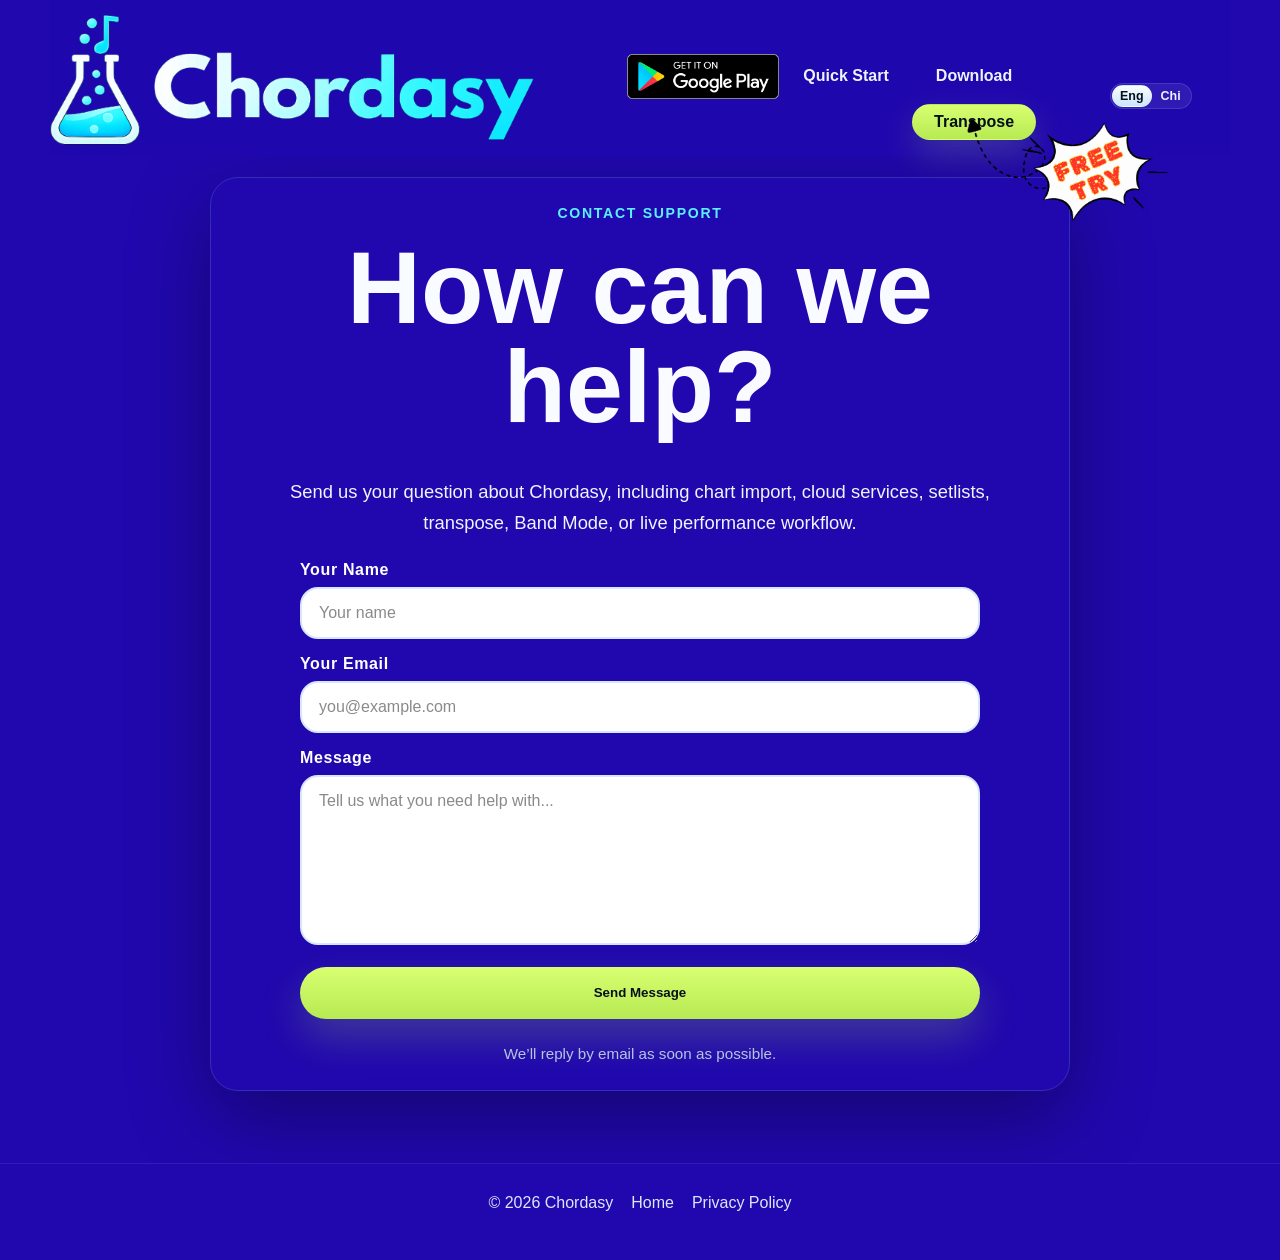
<file: contact.html>
<!doctype html>
<html lang="en">
  <head>
    <meta charset="utf-8" />
    <meta name="viewport" content="width=device-width, initial-scale=1" />
    <title>Contact Support | Chordasy</title>
    <meta name="description" content="Contact Chordasy support for questions about chord charts, setlists, cloud services, Band Mode, transpose, and live performance features." />
    <link rel="canonical" href="https://chordasy.com/contact.html" />
    <link rel="icon" href="chordasy_app_icon.png" />
    <link rel="stylesheet" href="styles.css?v=20260610-contact-1" />
    <style>
      .contact-card {
        width: min(860px, 100%);
        gap: 22px;
      }

      .contact-form {
        display: grid;
        gap: 16px;
        width: min(680px, 100%);
        margin: 0 auto;
        text-align: left;
      }

      .contact-form-row {
        display: grid;
        gap: 8px;
      }

      .contact-form label {
        color: #ffffff;
        font-weight: 900;
        letter-spacing: 0.04em;
      }

      .contact-form input,
      .contact-form textarea {
        width: 100%;
        padding: 15px 17px;
        border: 2px solid #d8e5ff;
        border-radius: 18px;
        background: #ffffff;
        color: #1b1b1b;
        font: inherit;
        outline: none;
      }

      .contact-form input::placeholder,
      .contact-form textarea::placeholder {
        color: #8a8a8a;
      }

      .contact-form input:focus,
      .contact-form textarea:focus {
        border-color: #5cf0ff;
        box-shadow: 0 0 0 4px rgba(92, 240, 255, 0.18);
      }

      .contact-form textarea {
        min-height: 170px;
        resize: vertical;
      }

      .contact-submit {
        margin-top: 6px;
        width: 100%;
        border: 0;
        cursor: pointer;
      }

      .contact-note {
        margin: 0;
        color: var(--muted);
        font-size: 0.95rem;
        text-align: center;
      }

      .contact-honeypot {
        display: none;
      }

      @media (max-width: 560px) {
        .contact-card {
          padding: 22px;
        }

        .contact-form input,
        .contact-form textarea {
          padding: 14px;
          border-radius: 16px;
        }
      }
    </style>
  </head>
  <body>
    <header class="site-header">
      <a class="brand" href="index.html" aria-label="Chordasy home">
        <img src="chordasy_logo_header.png" alt="Chordasy" />
      </a>
      <div class="header-controls">
        <nav class="nav-links" aria-label="Main navigation">
          <a class="nav-play-badge play-badge-button" href="https://play.google.com/store/apps/details?id=com.KaKitGameProduction.Chordasy" aria-label="Download on Google Play">
            <img src="Google-play-badge.png" alt="Get it on Google Play" />
          </a>
          <a href="index.html#help" data-i18n="navFeatures">Quick Start</a>
          <a href="download.html" data-i18n="navDownload">Download</a>
          <div class="transpose-nav-callout">
            <a href="index.html" class="nav-link-button nav-link-button-accent" data-i18n="navTranspose">Transpose</a>
            <img class="transpose-nav-callout-image" src="transpose-callout.gif" alt="Free try callout for Transpose" />
          </div>
        </nav>
        <div class="lang-switch" aria-label="Language switcher">
          <button type="button" class="lang-button" data-lang-button="en">Eng</button>
          <button type="button" class="lang-button" data-lang-button="zh">Chi</button>
        </div>
      </div>
    </header>

    <main>
      <section class="content-section download-hero standalone-policy">
        <div class="download-card contact-card">
          <div>
            <p class="eyebrow" data-i18n="contactEyebrow">Contact Support</p>
            <h1 data-i18n="contactTitle">How can we help?</h1>
          </div>

          <p class="lead download-pitch" data-i18n="contactPitch">
            Send us your question about Chordasy, including chart import, cloud services, setlists, transpose, Band Mode, or live performance workflow.
          </p>

          <form class="contact-form" action="https://api.web3forms.com/submit" method="POST">
            <input type="hidden" name="access_key" value="b911994f-9c51-4e69-bb9f-02af0619bbe0" />
            <input type="hidden" name="subject" value="Chordasy Support Request" />
            <input type="hidden" name="from_name" value="Chordasy Website" />
            <input type="checkbox" name="botcheck" class="contact-honeypot" tabindex="-1" autocomplete="off" />

            <div class="contact-form-row">
              <label for="name" data-i18n="contactNameLabel">Your Name</label>
              <input id="name" type="text" name="name" placeholder="Your name" required data-i18n-placeholder="contactNamePlaceholder" />
            </div>

            <div class="contact-form-row">
              <label for="email" data-i18n="contactEmailLabel">Your Email</label>
              <input id="email" type="email" name="email" placeholder="you@example.com" required data-i18n-placeholder="contactEmailPlaceholder" />
            </div>

            <div class="contact-form-row">
              <label for="message" data-i18n="contactMessageLabel">Message</label>
              <textarea id="message" name="message" placeholder="Tell us what you need help with..." required data-i18n-placeholder="contactMessagePlaceholder"></textarea>
            </div>

            <button class="button primary contact-submit" type="submit" data-i18n="contactSubmit">Send Message</button>
          </form>

          <p class="contact-note" data-i18n="contactNote">We’ll reply by email as soon as possible.</p>
        </div>
      </section>
    </main>

    <footer class="site-footer">
      <span data-i18n="footerCopy">© 2026 Chordasy</span>
      <a href="index.html" data-i18n="footerHome">Home</a>
      <a href="privacy.html" data-i18n="footerPrivacy">Privacy Policy</a>
    </footer>

    <script>
      const translations = {
        en: {
          navFeatures: "Quick Start",
          navTranspose: "Transpose",
          navDownload: "Download",
          contactEyebrow: "Contact Support",
          contactTitle: "How can we help?",
          contactPitch: "Send us your question about Chordasy, including chart import, cloud services, setlists, transpose, Band Mode, or live performance workflow.",
          contactNameLabel: "Your Name",
          contactNamePlaceholder: "Your name",
          contactEmailLabel: "Your Email",
          contactEmailPlaceholder: "you@example.com",
          contactMessageLabel: "Message",
          contactMessagePlaceholder: "Tell us what you need help with...",
          contactSubmit: "Send Message",
          contactNote: "We’ll reply by email as soon as possible.",
          footerCopy: "© 2026 Chordasy",
          footerHome: "Home",
          footerPrivacy: "Privacy Policy"
        },
        zh: {
          navFeatures: "快速開始",
          navTranspose: "Transpose",
          navDownload: "下載",
          contactEyebrow: "聯絡支援",
          contactTitle: "有咩可以幫到你？",
          contactPitch: "如有任何關於 Chordasy 的問題，包括匯入樂譜、雲端服務、Setlist、移調、Band Mode 或現場使用流程，歡迎傳送訊息給我們。",
          contactNameLabel: "你的名字",
          contactNamePlaceholder: "你的名字",
          contactEmailLabel: "你的電郵",
          contactEmailPlaceholder: "you@example.com",
          contactMessageLabel: "訊息",
          contactMessagePlaceholder: "請簡單描述你需要協助的地方...",
          contactSubmit: "送出訊息",
          contactNote: "我們會盡快透過電郵回覆。",
          footerCopy: "© 2026 Chordasy",
          footerHome: "主頁",
          footerPrivacy: "私隱政策"
        }
      };

      function applyLanguage(language) {
        const lang = translations[language] ? language : "en";
        document.documentElement.lang = lang;
        localStorage.setItem("chordlab-language", lang);

        document.querySelectorAll("[data-i18n]").forEach((node) => {
          const key = node.getAttribute("data-i18n");
          if (translations[lang][key]) {
            node.textContent = translations[lang][key];
          }
        });

        document.querySelectorAll("[data-i18n-placeholder]").forEach((node) => {
          const key = node.getAttribute("data-i18n-placeholder");
          if (translations[lang][key]) {
            node.setAttribute("placeholder", translations[lang][key]);
          }
        });

        document.querySelectorAll("[data-lang-button]").forEach((button) => {
          button.classList.toggle("active", button.getAttribute("data-lang-button") === lang);
        });
      }

      const savedLanguage = localStorage.getItem("chordlab-language");
      const detectedLanguage = navigator.language && navigator.language.toLowerCase().startsWith("zh") ? "zh" : "en";
      applyLanguage(savedLanguage || detectedLanguage);

      document.querySelectorAll("[data-lang-button]").forEach((button) => {
        button.addEventListener("click", () => applyLanguage(button.getAttribute("data-lang-button")));
      });
    </script>
  </body>
</html>
</file>
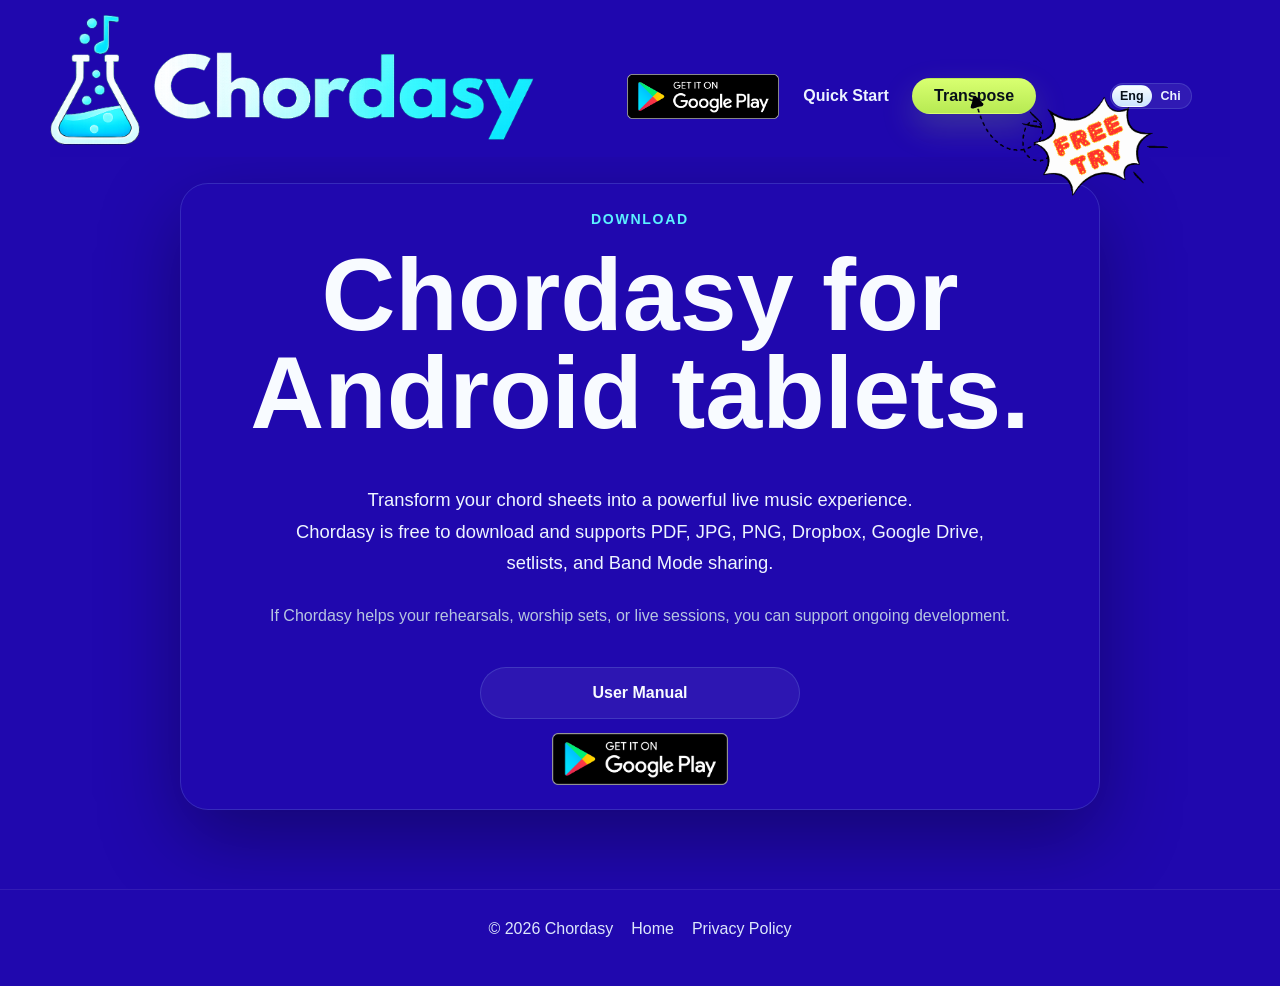
<file: download.html>
<!doctype html>
<html lang="en">
  <head>
    <meta charset="utf-8" />
    <meta name="viewport" content="width=device-width, initial-scale=1" />
    <title>Download | Chordasy</title>
    <meta name="description" content="Download Chordasy for Android tablets with PDF and image chart support, cloud libraries, setlists, annotations, and Band Mode sharing." />
    <link rel="canonical" href="https://chordasy.com/download.html" />
    <link rel="icon" href="chordasy_app_icon.png" />
    <link rel="stylesheet" href="styles.css?v=20260608-feature-cards-1" />
    <script type="application/ld+json">
      {
        "@context": "https://schema.org",
        "@type": "WebPage",
        "@id": "https://chordasy.com/download.html#webpage",
        "name": "Download Chordasy",
        "url": "https://chordasy.com/download.html",
        "description": "Download Chordasy for Android tablets with PDF and image chart support, cloud libraries, setlists, annotations, and Band Mode sharing.",
        "inLanguage": ["en", "zh-Hant"],
        "mainEntity": {
          "@type": "SoftwareApplication",
          "@id": "https://chordasy.com/#app",
          "name": "Chordasy",
          "applicationCategory": "MusicApplication",
          "operatingSystem": "Android",
          "downloadUrl": "https://buymeacoffee.com/chordlab/extras",
          "url": "https://chordasy.com/download.html",
          "description": "Chordasy is an Android tablet app for chord sheet libraries, setlists, annotations, transpose, cloud libraries, and Band Mode chart sharing.",
          "offers": {
            "@type": "Offer",
            "price": "0",
            "priceCurrency": "USD",
            "availability": "https://schema.org/InStock",
            "url": "https://buymeacoffee.com/chordlab/extras"
          }
        },
        "potentialAction": {
          "@type": "DownloadAction",
          "target": "https://buymeacoffee.com/chordlab/extras",
          "object": {
            "@id": "https://chordasy.com/#app"
          }
        }
      }
    </script>
  </head>
  <body>
    <header class="site-header">
      <a class="brand" href="index.html" aria-label="Chordasy home">
        <img src="chordasy_logo_header.png" alt="Chordasy" />
      </a>
      <div class="header-controls">
        <nav class="nav-links" aria-label="Main navigation">
          <a class="nav-play-badge play-badge-button" href="https://play.google.com/store/apps/details?id=com.KaKitGameProduction.Chordasy" aria-label="Download on Google Play">
            <img src="Google-play-badge.png" alt="Get it on Google Play" />
          </a>
          <a href="index.html#help" data-i18n="navFeatures">Quick Start</a>
          <div class="transpose-nav-callout">
            <a href="index.html" class="nav-link-button nav-link-button-accent" data-i18n="navTranspose">Transpose</a>
            <img class="transpose-nav-callout-image" src="transpose-callout.gif" alt="Free try callout for Transpose" />
          </div>
        </nav>
        <div class="lang-switch" aria-label="Language switcher">
          <button type="button" class="lang-button" data-lang-button="en">Eng</button>
          <button type="button" class="lang-button" data-lang-button="zh">Chi</button>
        </div>
      </div>
    </header>

    <main>
      <section class="content-section download-hero standalone-policy">
        <div class="download-card">
          <div>
            <p class="eyebrow" data-i18n="downloadEyebrow">Download</p>
            <h1 data-i18n="downloadTitle">Chordasy for Android tablets.</h1>
          </div>
          <p class="lead download-pitch" data-i18n="downloadPitch">
            Transform your chord sheets into a powerful live music experience.
            Chordasy is free to download and supports PDF, JPG, PNG, Dropbox, Google Drive, setlists, and Band Mode sharing.
          </p>
          <p class="download-note" data-i18n="downloadSupport">
            If Chordasy helps your rehearsals, worship sets, or live sessions, you can support ongoing development.
          </p>
          <div class="download-actions download-actions-stacked">
            <a class="button ghost" href="Chordasy_User_Manual_v1.pdf" download data-i18n="downloadManual">User Manual</a>
            <a class="button primary play-badge-button" href="https://play.google.com/store/apps/details?id=com.KaKitGameProduction.Chordasy" aria-label="Download on Google Play">
              <img src="Google-play-badge.png" alt="Get it on Google Play" />
            </a>
          </div>
        </div>
      </section>
    </main>

    <footer class="site-footer">
      <span data-i18n="footerCopy">© 2026 Chordasy</span>
      <a href="index.html" data-i18n="footerHome">Home</a>
      <a href="privacy.html" data-i18n="footerPrivacy">Privacy Policy</a>
    </footer>

    <script>
      const translations = {
        en: {
          navFeatures: "Quick Start",
          navTranspose: "Transpose",
          navHowTo: "How to",
          navManual: "User Manual",
          navHelp: "Help",
          navPrivacy: "Privacy",
          navSupport: "Support",
          downloadEyebrow: "Download",
          downloadTitle: "Chordasy for Android tablets.",
          downloadPitch:
            "Transform your chord sheets into a powerful live music experience.\nChordasy is free to download and supports PDF, JPG, PNG, Dropbox, Google Drive, setlists, and Band Mode sharing.",
          downloadSupport:
            "If Chordasy helps your rehearsals, worship sets, or live sessions, you can support ongoing development.",
          downloadManual: "User Manual",
          downloadButton: "Free Download",
          footerCopy: "© 2026 Chordasy",
          footerHome: "Home",
          footerPrivacy: "Privacy Policy"
        },
        zh: {
          navFeatures: "快速開始",
          navTranspose: "Transpose",
          navHowTo: "教學",
          navManual: "使用手冊",
          navHelp: "說明",
          navPrivacy: "私隱",
          navSupport: "支援",
          downloadEyebrow: "下載",
          downloadTitle: "Chordasy Android 平板版本。",
          downloadPitch:
            "將您的和弦樂譜轉化成強大的現場音樂工作體驗。\nChordasy 可以免費下載，並支援 PDF、JPG、PNG、Dropbox、Google Drive、Setlist 與 Band Mode 分享。",
          downloadSupport:
            "如果 Chordasy 幫到您的綵排、敬拜或現場演出，歡迎支持持續開發。",
          downloadManual: "使用手冊",
          downloadButton: "Free Download",
          footerCopy: "© 2026 Chordasy",
          footerHome: "主頁",
          footerPrivacy: "私隱政策"
        }
      };

      function applyLanguage(language) {
        const lang = translations[language] ? language : "en";
        document.documentElement.lang = lang;
        localStorage.setItem("chordlab-language", lang);
        document.querySelectorAll("[data-i18n]").forEach((node) => {
          const key = node.getAttribute("data-i18n");
          if (translations[lang][key]) {
            node.textContent = translations[lang][key];
          }
        });
        document.querySelectorAll("[data-lang-button]").forEach((button) => {
          button.classList.toggle("active", button.getAttribute("data-lang-button") === lang);
        });
      }

      const savedLanguage = localStorage.getItem("chordlab-language");
      const detectedLanguage = navigator.language && navigator.language.toLowerCase().startsWith("zh") ? "zh" : "en";
      applyLanguage(savedLanguage || detectedLanguage);

      document.querySelectorAll("[data-lang-button]").forEach((button) => {
        button.addEventListener("click", () => applyLanguage(button.getAttribute("data-lang-button")));
      });
    </script>
  </body>
</html>
</file>
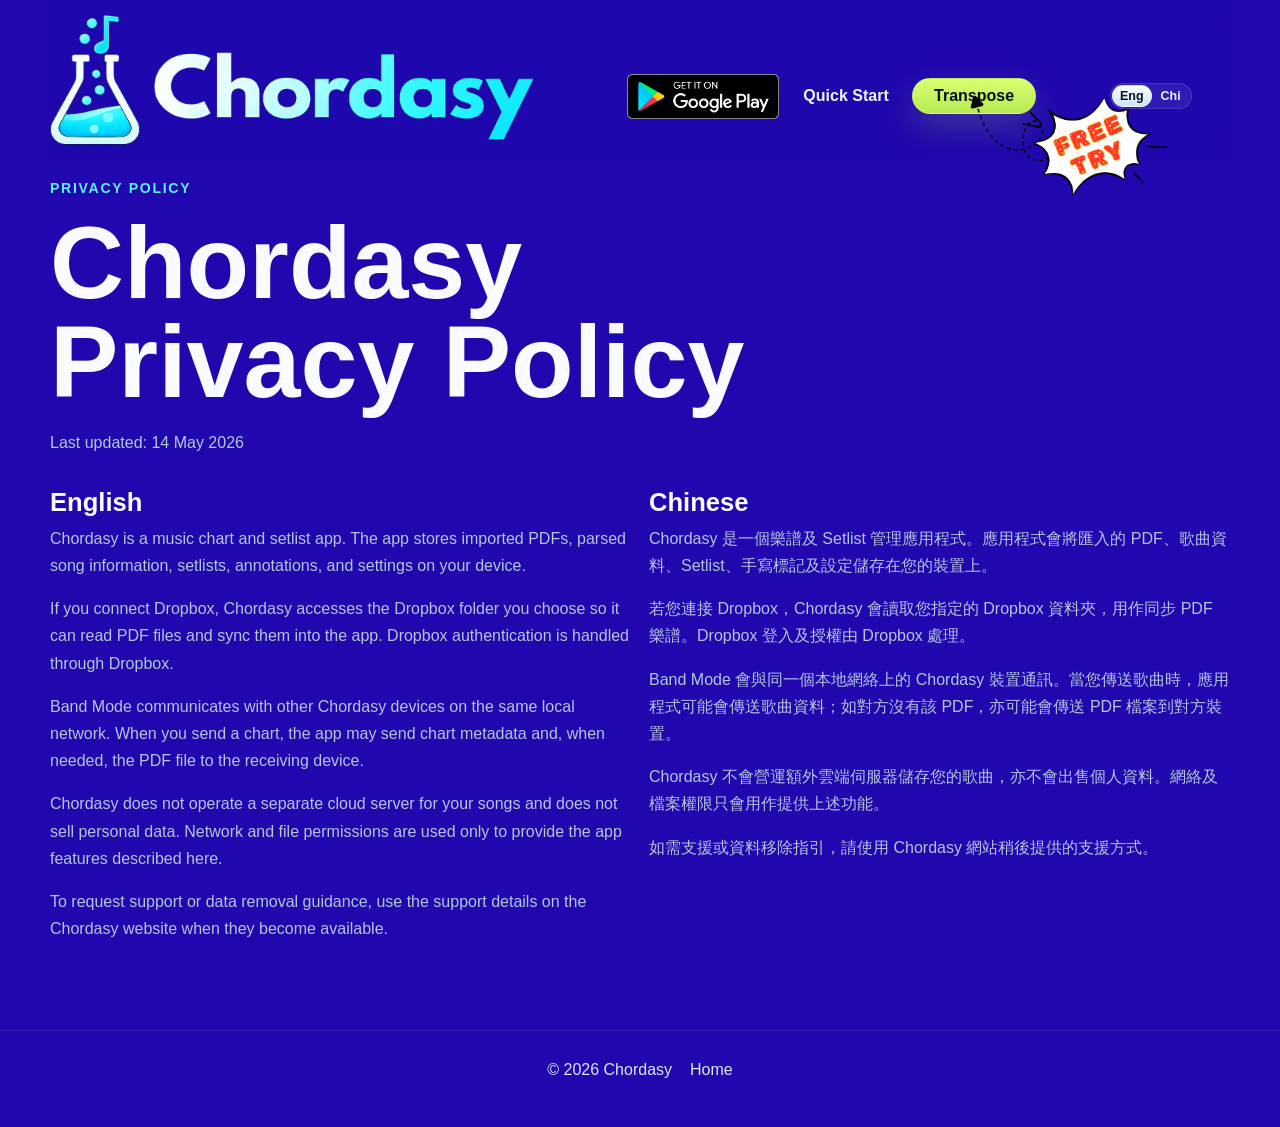
<file: privacy.html>
<!doctype html>
<html lang="en">
  <head>
    <meta charset="utf-8" />
    <meta name="viewport" content="width=device-width, initial-scale=1" />
    <title>Privacy Policy | Chordasy</title>
    <meta name="description" content="Chordasy privacy policy in English and Chinese." />
    <link rel="canonical" href="https://chordasy.com/privacy.html" />
    <link rel="icon" href="chordasy_app_icon.png" />
    <link rel="stylesheet" href="styles.css?v=20260608-feature-cards-1" />
    <script type="application/ld+json">
      {
        "@context": "https://schema.org",
        "@type": "PrivacyPolicy",
        "@id": "https://chordasy.com/privacy.html#privacy-policy",
        "name": "Chordasy Privacy Policy",
        "url": "https://chordasy.com/privacy.html",
        "dateModified": "2026-05-14",
        "inLanguage": ["en", "zh-Hant"],
        "isPartOf": {
          "@type": "WebSite",
          "@id": "https://chordasy.com/#website",
          "name": "Chordasy",
          "url": "https://chordasy.com/"
        }
      }
    </script>
  </head>
  <body>
    <header class="site-header">
      <a class="brand" href="index.html" aria-label="Chordasy home">
        <img src="chordasy_logo_header.png" alt="Chordasy" />
      </a>
      <div class="header-controls">
        <nav class="nav-links" aria-label="Main navigation">
          <a class="nav-play-badge play-badge-button" href="https://play.google.com/store/apps/details?id=com.KaKitGameProduction.Chordasy" aria-label="Download on Google Play">
            <img src="Google-play-badge.png" alt="Get it on Google Play" />
          </a>
          <a href="index.html#help" data-i18n="navFeatures">Quick Start</a>
          <div class="transpose-nav-callout">
            <a href="index.html" class="nav-link-button nav-link-button-accent" data-i18n="navTranspose">Transpose</a>
            <img class="transpose-nav-callout-image" src="transpose-callout.gif" alt="Free try callout for Transpose" />
          </div>
        </nav>
        <div class="lang-switch" aria-label="Language switcher">
          <button type="button" class="lang-button" data-lang-button="en">Eng</button>
          <button type="button" class="lang-button" data-lang-button="zh">Chi</button>
        </div>
      </div>
    </header>

    <main>
      <section class="content-section privacy-section standalone-policy">
        <div class="section-heading">
          <p class="eyebrow" data-i18n="privacyEyebrow">Privacy Policy</p>
          <h1 data-i18n="privacyTitle">Chordasy Privacy Policy</h1>
          <p data-i18n="privacyUpdated">Last updated: 14 May 2026</p>
        </div>

        <div class="policy-grid">
          <article>
            <h3 data-i18n="privacyEnglishHeading">English</h3>
            <p data-i18n="privacyEn1">Chordasy is a music chart and setlist app. The app stores imported PDFs, parsed song information, setlists, annotations, and settings on your device.</p>
            <p data-i18n="privacyEn2">If you connect Dropbox, Chordasy accesses the Dropbox folder you choose so it can read PDF files and sync them into the app. Dropbox authentication is handled through Dropbox.</p>
            <p data-i18n="privacyEn3">Band Mode communicates with other Chordasy devices on the same local network. When you send a chart, the app may send chart metadata and, when needed, the PDF file to the receiving device.</p>
            <p data-i18n="privacyEn4">Chordasy does not operate a separate cloud server for your songs and does not sell personal data. Network and file permissions are used only to provide the app features described here.</p>
            <p data-i18n="privacyEn5">To request support or data removal guidance, use the support details on the Chordasy website when they become available.</p>
          </article>

          <article>
            <h3 data-i18n="privacyChineseHeading">中文</h3>
            <p data-i18n="privacyZh1">Chordasy 是一個樂譜及 Setlist 管理應用程式。應用程式會將匯入的 PDF、歌曲資料、Setlist、手寫標記及設定儲存在您的裝置上。</p>
            <p data-i18n="privacyZh2">若您連接 Dropbox，Chordasy 會讀取您指定的 Dropbox 資料夾，用作同步 PDF 樂譜。Dropbox 登入及授權由 Dropbox 處理。</p>
            <p data-i18n="privacyZh3">Band Mode 會與同一個本地網絡上的 Chordasy 裝置通訊。當您傳送歌曲時，應用程式可能會傳送歌曲資料；如對方沒有該 PDF，亦可能會傳送 PDF 檔案到對方裝置。</p>
            <p data-i18n="privacyZh4">Chordasy 不會營運額外雲端伺服器儲存您的歌曲，亦不會出售個人資料。網絡及檔案權限只會用作提供上述功能。</p>
            <p data-i18n="privacyZh5">如需支援或資料移除指引，請使用 Chordasy 網站稍後提供的支援方式。</p>
          </article>
        </div>
      </section>
    </main>

    <footer class="site-footer">
      <span data-i18n="footerCopy">© 2026 Chordasy</span>
      <a href="index.html" data-i18n="footerHome">Home</a>
    </footer>

    <script
      data-name="BMC-Widget"
      data-cfasync="false"
      src="https://cdnjs.buymeacoffee.com/1.0.0/widget.prod.min.js"
      data-id="chordlab"
      data-description="Support me on Buy me a coffee!"
      data-message=""
      data-color="#FF813F"
      data-position="Right"
      data-x_margin="18"
      data-y_margin="18"
    ></script>

    <script>
      const translations = {
        en: {
          navFeatures: "Quick Start",
          navTranspose: "Transpose",
          navHowTo: "How to",
          navManual: "User Manual",
          navHelp: "Help",
          navPrivacy: "Privacy",
          navSupport: "Support",
          privacyEyebrow: "Privacy Policy",
          privacyTitle: "Chordasy Privacy Policy",
          privacyUpdated: "Last updated: 14 May 2026",
          privacyEnglishHeading: "English",
          privacyChineseHeading: "Chinese",
          privacyEn1:
            "Chordasy is a music chart and setlist app. The app stores imported PDFs, parsed song information, setlists, annotations, and settings on your device.",
          privacyEn2:
            "If you connect Dropbox, Chordasy accesses the Dropbox folder you choose so it can read PDF files and sync them into the app. Dropbox authentication is handled through Dropbox.",
          privacyEn3:
            "Band Mode communicates with other Chordasy devices on the same local network. When you send a chart, the app may send chart metadata and, when needed, the PDF file to the receiving device.",
          privacyEn4:
            "Chordasy does not operate a separate cloud server for your songs and does not sell personal data. Network and file permissions are used only to provide the app features described here.",
          privacyEn5:
            "To request support or data removal guidance, use the support details on the Chordasy website when they become available.",
          privacyZh1:
            "Chordasy 是一個樂譜及 Setlist 管理應用程式。應用程式會將匯入的 PDF、歌曲資料、Setlist、手寫標記及設定儲存在您的裝置上。",
          privacyZh2:
            "若您連接 Dropbox，Chordasy 會讀取您指定的 Dropbox 資料夾，用作同步 PDF 樂譜。Dropbox 登入及授權由 Dropbox 處理。",
          privacyZh3:
            "Band Mode 會與同一個本地網絡上的 Chordasy 裝置通訊。當您傳送歌曲時，應用程式可能會傳送歌曲資料；如對方沒有該 PDF，亦可能會傳送 PDF 檔案到對方裝置。",
          privacyZh4:
            "Chordasy 不會營運額外雲端伺服器儲存您的歌曲，亦不會出售個人資料。網絡及檔案權限只會用作提供上述功能。",
          privacyZh5:
            "如需支援或資料移除指引，請使用 Chordasy 網站稍後提供的支援方式。",
          footerCopy: "© 2026 Chordasy",
          footerHome: "Home"
        },
        zh: {
          navFeatures: "快速開始",
          navTranspose: "Transpose",
          navHowTo: "教學",
          navManual: "使用手冊",
          navHelp: "說明",
          navPrivacy: "私隱",
          navSupport: "支援",
          privacyEyebrow: "私隱政策",
          privacyTitle: "Chordasy 私隱政策",
          privacyUpdated: "最後更新：2026 年 5 月 14 日",
          privacyEnglishHeading: "English",
          privacyChineseHeading: "中文",
          privacyEn1:
            "Chordasy 是一個樂譜及 Setlist 管理應用程式。應用程式會將匯入的 PDF、歌曲資料、Setlist、手寫標記及設定儲存在您的裝置上。",
          privacyEn2:
            "若您連接 Dropbox，Chordasy 會讀取您指定的 Dropbox 資料夾，用作同步 PDF 樂譜。Dropbox 登入及授權由 Dropbox 處理。",
          privacyEn3:
            "Band Mode 會與同一個本地網絡上的 Chordasy 裝置通訊。當您傳送歌曲時，應用程式可能會傳送歌曲資料；如對方沒有該 PDF，亦可能會傳送 PDF 檔案到對方裝置。",
          privacyEn4:
            "Chordasy 不會營運額外雲端伺服器儲存您的歌曲，亦不會出售個人資料。網絡及檔案權限只會用作提供上述功能。",
          privacyEn5:
            "如需支援或資料移除指引，請使用 Chordasy 網站稍後提供的支援方式。",
          privacyZh1:
            "Chordasy 是一個樂譜及 Setlist 管理應用程式。應用程式會將匯入的 PDF、歌曲資料、Setlist、手寫標記及設定儲存在您的裝置上。",
          privacyZh2:
            "若您連接 Dropbox，Chordasy 會讀取您指定的 Dropbox 資料夾，用作同步 PDF 樂譜。Dropbox 登入及授權由 Dropbox 處理。",
          privacyZh3:
            "Band Mode 會與同一個本地網絡上的 Chordasy 裝置通訊。當您傳送歌曲時，應用程式可能會傳送歌曲資料；如對方沒有該 PDF，亦可能會傳送 PDF 檔案到對方裝置。",
          privacyZh4:
            "Chordasy 不會營運額外雲端伺服器儲存您的歌曲，亦不會出售個人資料。網絡及檔案權限只會用作提供上述功能。",
          privacyZh5:
            "如需支援或資料移除指引，請使用 Chordasy 網站稍後提供的支援方式。",
          footerCopy: "© 2026 Chordasy",
          footerHome: "主頁"
        }
      };

      function applyLanguage(language) {
        const lang = translations[language] ? language : "en";
        document.documentElement.lang = lang;
        localStorage.setItem("chordlab-language", lang);
        document.querySelectorAll("[data-i18n]").forEach((node) => {
          const key = node.getAttribute("data-i18n");
          if (translations[lang][key]) {
            node.textContent = translations[lang][key];
          }
        });
        document.querySelectorAll("[data-lang-button]").forEach((button) => {
          button.classList.toggle("active", button.getAttribute("data-lang-button") === lang);
        });
      }

      const savedLanguage = localStorage.getItem("chordlab-language");
      const detectedLanguage = navigator.language && navigator.language.toLowerCase().startsWith("zh") ? "zh" : "en";
      applyLanguage(savedLanguage || detectedLanguage);

      document.querySelectorAll("[data-lang-button]").forEach((button) => {
        button.addEventListener("click", () => applyLanguage(button.getAttribute("data-lang-button")));
      });
    </script>
  </body>
</html>
</file>
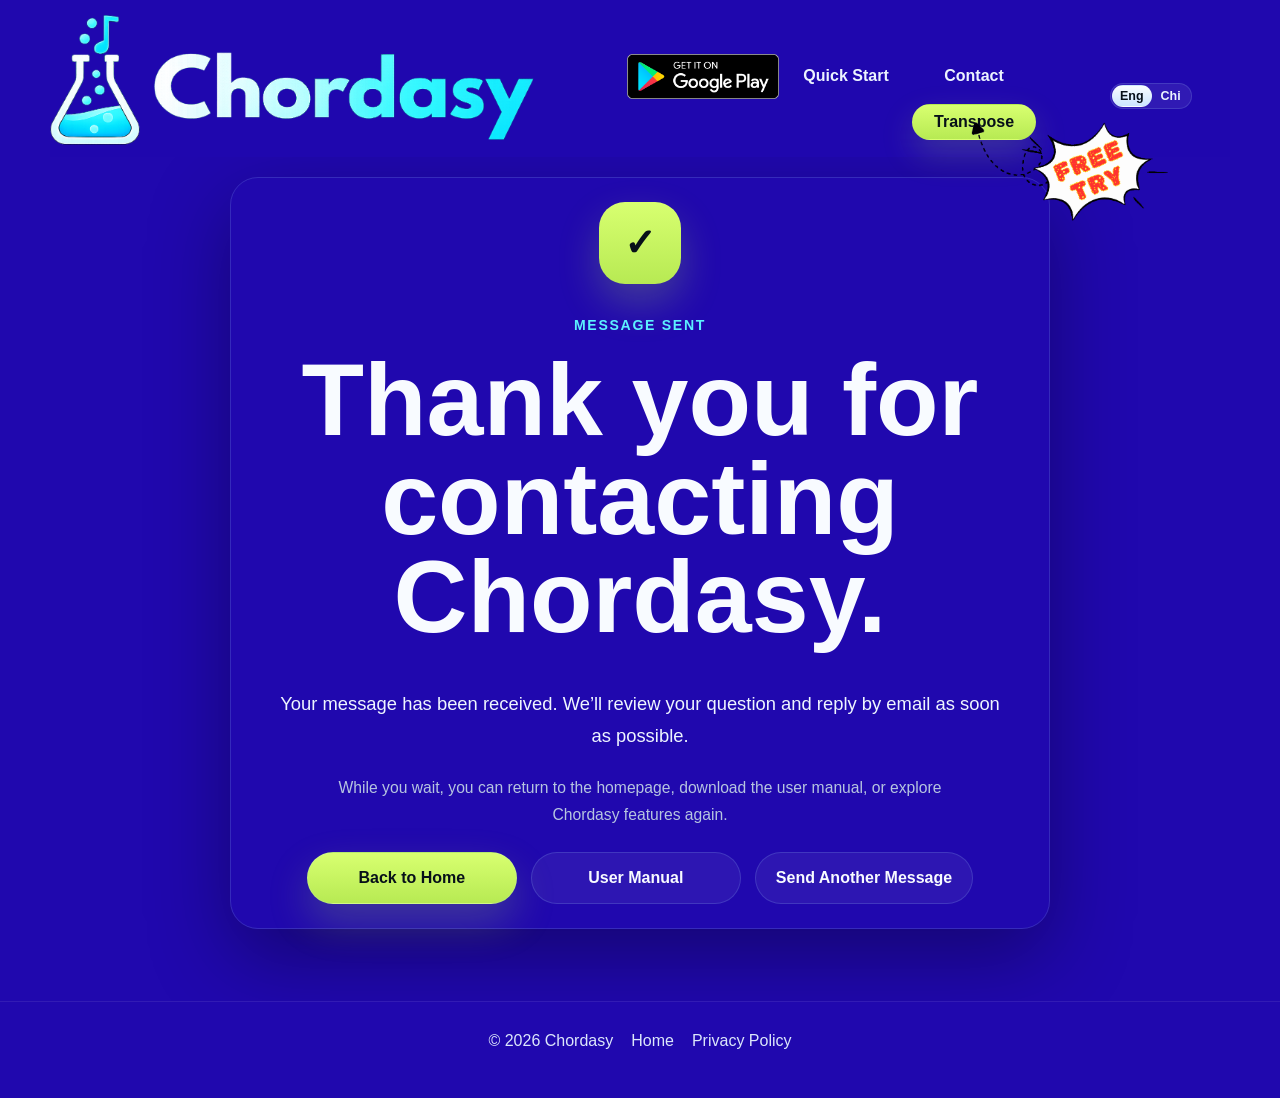
<file: thankyou.html>
<!doctype html>
<html lang="en">
  <head>
    <meta charset="utf-8" />
    <meta name="viewport" content="width=device-width, initial-scale=1" />
    <title>Thank You | Chordasy</title>
    <meta name="description" content="Thank you for contacting Chordasy support." />
    <link rel="canonical" href="https://chordasy.com/thankyou.html" />
    <link rel="icon" href="chordasy_app_icon.png" />
    <link rel="stylesheet" href="styles.css?v=20260610-thankyou-1" />
    <style>
      .thankyou-card {
        width: min(820px, 100%);
        gap: 24px;
      }

      .thankyou-icon {
        display: inline-flex;
        align-items: center;
        justify-content: center;
        width: 82px;
        height: 82px;
        margin: 0 auto 6px;
        border-radius: 26px;
        color: #071019;
        font-size: 2.4rem;
        font-weight: 900;
        background: linear-gradient(180deg, #d8ff70, #b7ea53);
        box-shadow: 0 18px 42px rgba(183, 234, 83, 0.24);
      }

      .thankyou-actions {
        display: flex;
        flex-wrap: wrap;
        justify-content: center;
        gap: 14px;
        width: 100%;
      }

      .thankyou-actions .button {
        min-width: 210px;
      }

      .thankyou-note {
        max-width: 640px;
        margin: 0 auto;
        color: var(--muted);
        font-size: 0.98rem;
      }

      @media (max-width: 560px) {
        .thankyou-card {
          padding: 22px;
        }

        .thankyou-actions {
          display: grid;
          grid-template-columns: 1fr;
        }

        .thankyou-actions .button {
          width: 100%;
          min-width: 0;
        }
      }
    </style>
  </head>
  <body>
    <header class="site-header">
      <a class="brand" href="index.html" aria-label="Chordasy home">
        <img src="chordasy_logo_header.png" alt="Chordasy" />
      </a>
      <div class="header-controls">
        <nav class="nav-links" aria-label="Main navigation">
          <a class="nav-play-badge play-badge-button" href="https://play.google.com/store/apps/details?id=com.KaKitGameProduction.Chordasy" aria-label="Download on Google Play">
            <img src="Google-play-badge.png" alt="Get it on Google Play" />
          </a>
          <a href="index.html#help" data-i18n="navFeatures">Quick Start</a>
          <a href="contact.html" data-i18n="navContact">Contact</a>
          <div class="transpose-nav-callout">
            <a href="index.html" class="nav-link-button nav-link-button-accent" data-i18n="navTranspose">Transpose</a>
            <img class="transpose-nav-callout-image" src="transpose-callout.gif" alt="Free try callout for Transpose" />
          </div>
        </nav>
        <div class="lang-switch" aria-label="Language switcher">
          <button type="button" class="lang-button" data-lang-button="en">Eng</button>
          <button type="button" class="lang-button" data-lang-button="zh">Chi</button>
        </div>
      </div>
    </header>

    <main>
      <section class="content-section download-hero standalone-policy">
        <div class="download-card thankyou-card">
          <div class="thankyou-icon" aria-hidden="true">✓</div>
          <div>
            <p class="eyebrow" data-i18n="thankyouEyebrow">Message Sent</p>
            <h1 data-i18n="thankyouTitle">Thank you for contacting Chordasy.</h1>
          </div>
          <p class="lead download-pitch" data-i18n="thankyouPitch">
            Your message has been received. We’ll review your question and reply by email as soon as possible.
          </p>
          <p class="thankyou-note" data-i18n="thankyouNote">
            While you wait, you can return to the homepage, download the user manual, or explore Chordasy features again.
          </p>
          <div class="thankyou-actions">
            <a class="button primary" href="index.html" data-i18n="thankyouHome">Back to Home</a>
            <a class="button ghost" href="Chordasy_User_Manual_v1.pdf" download data-i18n="thankyouManual">User Manual</a>
            <a class="button ghost" href="contact.html" data-i18n="thankyouContact">Send Another Message</a>
          </div>
        </div>
      </section>
    </main>

    <footer class="site-footer">
      <span data-i18n="footerCopy">© 2026 Chordasy</span>
      <a href="index.html" data-i18n="footerHome">Home</a>
      <a href="privacy.html" data-i18n="footerPrivacy">Privacy Policy</a>
    </footer>

    <script>
      const translations = {
        en: {
          navFeatures: "Quick Start",
          navTranspose: "Transpose",
          navContact: "Contact",
          thankyouEyebrow: "Message Sent",
          thankyouTitle: "Thank you for contacting Chordasy.",
          thankyouPitch: "Your message has been received. We’ll review your question and reply by email as soon as possible.",
          thankyouNote: "While you wait, you can return to the homepage, download the user manual, or explore Chordasy features again.",
          thankyouHome: "Back to Home",
          thankyouManual: "User Manual",
          thankyouContact: "Send Another Message",
          footerCopy: "© 2026 Chordasy",
          footerHome: "Home",
          footerPrivacy: "Privacy Policy"
        },
        zh: {
          navFeatures: "快速開始",
          navTranspose: "Transpose",
          navContact: "聯絡",
          thankyouEyebrow: "訊息已送出",
          thankyouTitle: "多謝你聯絡 Chordasy。",
          thankyouPitch: "我們已收到你的訊息，會盡快查看你的問題並透過電郵回覆。",
          thankyouNote: "等待回覆期間，你可以返回主頁、下載使用手冊，或者再次瀏覽 Chordasy 功能。",
          thankyouHome: "返回主頁",
          thankyouManual: "使用手冊",
          thankyouContact: "再傳送訊息",
          footerCopy: "© 2026 Chordasy",
          footerHome: "主頁",
          footerPrivacy: "私隱政策"
        }
      };

      function applyLanguage(language) {
        const lang = translations[language] ? language : "en";
        document.documentElement.lang = lang;
        localStorage.setItem("chordlab-language", lang);

        document.querySelectorAll("[data-i18n]").forEach((node) => {
          const key = node.getAttribute("data-i18n");
          if (translations[lang][key]) {
            node.textContent = translations[lang][key];
          }
        });

        document.querySelectorAll("[data-lang-button]").forEach((button) => {
          button.classList.toggle("active", button.getAttribute("data-lang-button") === lang);
        });
      }

      const savedLanguage = localStorage.getItem("chordlab-language");
      const detectedLanguage = navigator.language && navigator.language.toLowerCase().startsWith("zh") ? "zh" : "en";
      applyLanguage(savedLanguage || detectedLanguage);

      document.querySelectorAll("[data-lang-button]").forEach((button) => {
        button.addEventListener("click", () => applyLanguage(button.getAttribute("data-lang-button")));
      });
    </script>
  </body>
</html>
</file>
<file: styles.css>
:root {
  color-scheme: dark;
  --bg-top: #2008ae;
  --bg-mid: #2008ae;
  --bg-bottom: #14006f;
  --surface: rgba(12, 18, 32, 0.78);
  --surface-strong: rgba(12, 18, 32, 0.92);
  --surface-soft: rgba(255, 255, 255, 0.06);
  --line: rgba(170, 220, 255, 0.16);
  --line-strong: rgba(170, 220, 255, 0.28);
  --text: #f8fbff;
  --muted: #b6c5e0;
  --accent: #b7ea53;
  --accent-2: #5cf0ff;
  --shadow: 0 28px 80px rgba(0, 0, 0, 0.34);
  --display-font: "Avenir Next", "Trebuchet MS", sans-serif;
  --ui-font: "Avenir Next", "Trebuchet MS", sans-serif;
}

* {
  box-sizing: border-box;
}

[hidden] {
  display: none !important;
}

.hidden {
  display: none !important;
}

html {
  scroll-behavior: smooth;
}

body.modal-open {
  overflow: hidden;
}

body {
  margin: 0;
  min-height: 100vh;
  font-family: var(--ui-font);
  color: var(--text);
  background: #2008ae;
}

a {
  color: inherit;
  text-decoration: none;
}

img {
  max-width: 100%;
}

h1,
h2,
h3,
p {
  margin-top: 0;
}

h1,
h2,
h3 {
  font-family: var(--display-font);
  font-weight: 900;
  letter-spacing: 0;
  line-height: 0.96;
}

h1 {
  margin-bottom: 18px;
  font-size: clamp(3.4rem, 8vw, 6.9rem);
}

h2 {
  margin-bottom: 16px;
  font-size: clamp(2.2rem, 5vw, 4.4rem);
}

h3 {
  margin-bottom: 10px;
  font-size: clamp(1.45rem, 2vw, 2rem);
}

p,
li {
  color: var(--muted);
  font-size: 1rem;
  line-height: 1.7;
}

.site-header,
.hero,
.content-section {
  width: min(1180px, calc(100% - 48px));
  margin: 0 auto;
}

.site-header {
  position: sticky;
  top: 0;
  z-index: 20;
  display: flex;
  align-items: center;
  justify-content: space-between;
  gap: 18px;
  padding: 10px 0;
  background: rgba(32, 8, 174, 0.86);
  backdrop-filter: blur(20px);
  border-bottom: 0;
  box-shadow: none;
}

.brand {
  display: inline-flex;
  align-items: center;
  flex: 0 0 auto;
}

.brand img {
  display: block;
  width: min(500px, 38vw);
  max-height: 178px;
  height: auto;
  object-fit: contain;
}

.nav-links a[href$="Chordasy_User_Manual_v1.pdf"] {
  border-color: rgba(88, 223, 255, 0.28);
  background: rgba(255, 255, 255, 0.08);
}

.header-controls {
  display: flex;
  align-items: center;
  gap: 10px;
  flex: 1 1 auto;
  justify-content: flex-end;
}

.nav-links {
  display: flex;
  flex-wrap: wrap;
  justify-content: flex-end;
  gap: 4px;
  align-items: center;
  margin-right: clamp(28px, 5vw, 76px);
  transform: translateY(18px);
}

.transpose-nav-callout {
  position: relative;
  display: inline-flex;
  align-items: center;
  z-index: 6;
}

.nav-links a,
.nav-link-button,
.lang-button {
  border-radius: 999px;
  border: 1px solid transparent;
  color: #ecf4ff;
  font: inherit;
  font-weight: 600;
}

.nav-links a,
.nav-link-button {
  display: inline-flex;
  align-items: center;
  justify-content: center;
  min-width: 124px;
  padding: 8px 12px;
  text-align: center;
  background: transparent;
  cursor: pointer;
}

.nav-links .nav-play-badge {
  min-width: 0;
  width: 154px;
  padding: 0;
}

.nav-play-badge img {
  display: block;
  width: 100%;
  max-height: 46px;
  object-fit: contain;
}

.nav-links a:hover,
.nav-link-button:hover {
  border-color: var(--line-strong);
  background: rgba(255, 255, 255, 0.06);
}

.nav-links .nav-play-badge:hover {
  border-color: transparent;
  background: transparent;
}

.nav-link-button-accent {
  color: #071019;
  border-color: transparent;
  background: linear-gradient(180deg, #d8ff70, #b7ea53);
  box-shadow: 0 14px 34px rgba(183, 234, 83, 0.2);
}

.nav-links a.nav-link-button-accent {
  color: #071019;
  background: linear-gradient(180deg, #d8ff70, #b7ea53);
  border-color: transparent;
  box-shadow: 0 14px 34px rgba(183, 234, 83, 0.2);
}

.nav-link-button-accent:hover {
  border-color: transparent;
  background: linear-gradient(180deg, #defe84, #bce75d);
}

.nav-links a.nav-link-button-accent:hover {
  border-color: transparent;
  background: linear-gradient(180deg, #defe84, #bce75d);
}

.transpose-nav-callout-image {
  position: absolute;
  top: calc(50% - 9px);
  left: calc(50% - 12px);
  width: 210px;
  max-width: none;
  pointer-events: none;
  z-index: 8;
}

.lang-switch {
  display: inline-flex;
  padding: 1px;
  border: 1px solid var(--line);
  border-radius: 999px;
  background: rgba(255, 255, 255, 0.08);
  margin-right: clamp(18px, 3vw, 44px);
  transform: translateY(18px);
}

.lang-button {
  min-width: 38px;
  padding: 3px 7px;
  font-size: 0.78rem;
  background: transparent;
  cursor: pointer;
}

.lang-button.active {
  color: #071019;
  background: linear-gradient(180deg, #f9fdff, #cce6ff);
}

main {
  overflow: hidden;
  padding-bottom: 52px;
}

.hero {
  display: grid;
  grid-template-columns: minmax(0, 0.9fr) minmax(320px, 1.1fr);
  gap: clamp(28px, 5vw, 64px);
  align-items: center;
  align-content: start;
  min-height: calc(100vh - 110px);
  padding: 28px 0 24px;
}

.hero-copy-top {
  grid-column: 1;
  grid-row: 1;
}

.hero-copy-bottom {
  grid-column: 1;
  grid-row: 2;
  margin-top: 8px;
}

.eyebrow {
  margin: 0 0 14px;
  color: var(--accent-2);
  font-size: 0.88rem;
  font-weight: 900;
  letter-spacing: 0.12em;
  text-transform: uppercase;
}

.hero-title span {
  display: block;
}

.hero-title .accent {
  color: var(--accent-2);
}

.lead {
  max-width: 640px;
  color: #eef5ff;
  font-size: 1.15rem;
}

.hero-actions,
.support-actions,
.download-actions {
  display: flex;
  flex-wrap: wrap;
  gap: 14px;
  margin-top: 14px;
}

.support-actions {
  margin-left: auto;
  width: 340px;
  align-items: flex-end;
  justify-content: flex-end;
}

.hero-actions {
  grid-column: 1 / -1;
  grid-row: 2;
  justify-content: center;
  justify-self: center;
  width: 100%;
  margin-top: -18px;
  margin-bottom: -22px;
}

.hero-actions .button {
  min-width: 200px;
}

.hero-actions .play-badge-button {
  min-width: 200px;
}

.support-actions .button,
.download-actions-stacked .button {
  min-width: 320px;
}

.support-actions .play-badge-button,
.download-actions-stacked .play-badge-button {
  min-width: 320px;
}

.button {
  display: inline-flex;
  align-items: center;
  justify-content: center;
  min-height: 52px;
  padding: 14px 20px;
  border-radius: 999px;
  border: 1px solid var(--line);
  font-weight: 800;
  text-align: center;
}

.button.primary {
  color: #071019;
  background: linear-gradient(180deg, #d8ff70, #b7ea53);
  box-shadow: 0 18px 42px rgba(183, 234, 83, 0.22);
}

.play-badge-button {
  padding: 0;
  border: 0;
  min-height: 0;
  background: transparent;
  box-shadow: none;
}

.button.primary.play-badge-button,
.button.primary.play-badge-button:hover,
.button.primary.play-badge-button:focus,
.button.primary.play-badge-button:active {
  padding: 0;
  border: 0;
  background: transparent;
  box-shadow: none;
}

.play-badge-button img {
  display: block;
  width: 100%;
  height: auto;
  max-height: 52px;
  object-fit: contain;
}

.button.secondary,
.button.ghost {
  background: rgba(255, 255, 255, 0.06);
}

.support-actions .button.ghost {
  background: #ffffff;
  color: #2500b8;
  border: 2px solid #2500b8;
  font-weight: 700;
  box-shadow: 0 8px 20px rgba(0, 0, 0, 0.12);
}

.support-actions .button.ghost:hover {
  background: #2500b8;
  color: #ffffff;
  border-color: #2500b8;
}

.button.secondary:hover,
.button.ghost:hover,
.nav-links a:hover,
.lang-button:hover {
  transform: translateY(-1px);
}

.video-trigger {
  cursor: pointer;
}

.hero-points {
  display: grid;
  gap: 2px;
  margin: 8px 0 0;
  padding: 0;
  list-style: none;
}

.provider-strip {
  display: inline-flex;
  flex-wrap: nowrap;
  align-items: center;
  justify-content: flex-start;
  width: fit-content;
  max-width: 100%;
  gap: 10px;
  margin-top: 4px;
  padding: 2px 0 0;
  border: 0;
  border-radius: 0;
  background: transparent;
}

.provider-strip-label {
  color: #eef5ff;
  font-size: 0.84rem;
  font-weight: 600;
  white-space: nowrap;
}

.provider-logos {
  display: flex;
  flex-wrap: nowrap;
  align-items: center;
  gap: 14px;
}

.provider-logo {
  display: block;
  height: 34px;
  width: auto;
  object-fit: contain;
}

.provider-logo-dropbox {
  height: 31px;
}

.provider-logo-google-drive {
  height: 32px;
}

.hero-points li {
  position: relative;
  padding-left: 22px;
  color: #f3f7ff;
}

.hero-points li::before {
  content: "";
  position: absolute;
  left: 0;
  top: 0.72em;
  width: 8px;
  height: 8px;
  border-radius: 999px;
  background: var(--accent);
  transform: translateY(-50%);
}

.hero-point-cloud {
  display: flex;
  flex-wrap: wrap;
  align-items: center;
  gap: 10px;
}

.hero-inline-provider {
  display: inline-block;
  width: auto;
  height: 28px;
  vertical-align: middle;
  object-fit: contain;
}

.hero-inline-provider-dropbox {
  height: 25px;
}

.hero-inline-provider-google-drive {
  height: 26px;
}

.hero-stage {
  grid-column: 2;
  grid-row: 1 / span 2;
  position: relative;
  min-height: 720px;
  display: flex;
  flex-direction: column;
  align-items: center;
  justify-content: flex-start;
  align-self: start;
  margin-top: -54px;
  padding-top: 0;
}

.story-card,
.workflow-card,
.panel-block,
.download-card,
.policy-grid article {
  border: 1px solid var(--line);
  box-shadow: var(--shadow);
}

.policy-grid article {
  background: transparent;
  border: 0;
  box-shadow: none;
}

.signal-label,
.story-kicker {
  display: inline-block;
  margin-bottom: 8px;
  color: var(--accent-2);
  font-size: 0.82rem;
  font-weight: 900;
  letter-spacing: 0.1em;
  text-transform: uppercase;
}

.content-section {
  padding: 20px 0;
}

.section-heading {
  max-width: 860px;
  margin-bottom: 34px;
}

.story-grid {
  display: grid;
  grid-template-columns: repeat(2, minmax(0, 1fr));
  gap: 20px;
}

.hero-story-grid {
  display: flex;
  align-items: stretch;
  gap: 0;
  width: min(800px, 100%);
  overflow-x: auto;
  overscroll-behavior-x: contain;
  margin: 0;
  padding: 0 0 12px;
  scroll-snap-type: x mandatory;
  scroll-padding-inline: 0;
  scrollbar-width: none;
  -ms-overflow-style: none;
  cursor: pointer;
}

.hero-story-grid:active {
  cursor: grabbing;
}

.hero-story-grid::-webkit-scrollbar {
  display: none;
}

.story-desktop-card {
  display: none;
  width: 100%;
  height: auto;
}

.story-carousel-dots {
  display: none;
}

.hero-story-dots {
  display: flex;
  align-items: center;
  justify-content: center;
  gap: 8px;
  margin-top: 16px;
}

.story-carousel-dot {
  width: 9px;
  height: 9px;
  padding: 0;
  border: 0;
  border-radius: 999px;
  background: rgba(255, 255, 255, 0.28);
  cursor: pointer;
}

.story-carousel-dot.is-active {
  width: 24px;
  background: var(--accent);
}

.mobile-download-button {
  display: flex;
  justify-content: center;
  align-items: center;
  width: 100%;
  margin: 18px auto 12px;
}

.mobile-download-button a {
  display: inline-flex;
  align-items: center;
  justify-content: center;
  min-width: 240px;
  min-height: 54px;
  padding: 14px 34px;
  border: 0;
  border-radius: 999px;
  color: #071019;
  font-weight: 900;
  line-height: 1;
  text-align: center;
  background: linear-gradient(180deg, #d8ff70, #b7ea53);
  box-shadow: 0 14px 34px rgba(183, 234, 83, 0.25);
}

.mobile-download-button a:hover,
.mobile-download-button a:focus {
  background: linear-gradient(180deg, #defe84, #bce75d);
}

.story-card {
  display: grid;
  grid-template-columns: minmax(200px, 250px) minmax(0, 1fr);
  gap: 18px;
  padding: 18px;
  border-radius: 18px;
  align-items: center;
  background: rgba(255, 255, 255, 0.045);
}

.hero-story-grid .story-card {
  flex: 0 0 100%;
  min-width: 100%;
  min-height: 620px;
  scroll-snap-align: center;
  grid-template-columns: minmax(260px, 320px) minmax(0, 1fr);
  align-items: center;
  padding: 0;
  border: 0;
  border-radius: 0;
  background: transparent;
  box-shadow: none;
}

.story-poster {
  margin: 0;
}

.story-poster img {
  display: block;
  width: 100%;
  aspect-ratio: 9 / 16;
  object-fit: cover;
  border-radius: 16px;
}

.hero-story-grid .story-poster img {
  object-fit: contain;
  background: rgba(255, 255, 255, 0.03);
}

.story-copy p:last-child,
.workflow-card p:last-child,
.panel-block p:last-child {
  margin-bottom: 0;
}

.story-action {
  min-width: 180px;
}

.workflow-grid,
.feature-grid,
.faq-grid,
.policy-grid,
.how-to-grid {
  display: grid;
  grid-template-columns: repeat(3, minmax(0, 1fr));
  gap: 18px;
}

.workflow-card,
.panel-block,
.feature-card,
.faq-grid article,
.download-card,
.zh-panel,
.how-to-card {
  padding: 24px;
  border-radius: 28px;
}

.workflow-shot {
  margin: 8px 0 18px;
  overflow: hidden;
  border-radius: 24px;
  border: 1px solid rgba(255, 255, 255, 0.08);
}

.workflow-shot img {
  display: block;
  width: 100%;
  aspect-ratio: 1.2 / 1;
  object-fit: cover;
}

.step-number {
  display: inline-flex;
  margin-bottom: 12px;
  color: var(--accent);
  font-family: var(--display-font);
  font-size: 2.4rem;
  line-height: 1;
}

.split-section {
  display: grid;
  grid-template-columns: repeat(2, minmax(0, 1fr));
  gap: 22px;
}

.split-section .panel-block {
  background: rgba(255, 255, 255, 0.97);
  color: #4a4a4a;
  border: 1px solid #e5ebff;
  box-shadow: 0 24px 60px rgba(0, 0, 0, 0.15);
  backdrop-filter: blur(20px);
}

.split-section .eyebrow,
.split-section h2,
.split-section h3,
.split-section strong {
  color: #2500b8;
}

.split-section p,
.split-section li {
  color: #4a4a4a;
}

.faq-block {
  background: #ffffff;
}

.steps {
  padding-left: 22px;
}

.steps li {
  margin-bottom: 10px;
}

.faq-mini p strong {
  color: var(--text);
}

.support-section {
  display: flex;
  align-items: center;
  justify-content: space-between;
  gap: 24px;
  padding: 32px;
  border-radius: 32px;
  background:
    linear-gradient(135deg, rgba(9, 15, 29, 0.96), rgba(17, 28, 53, 0.96)),
    radial-gradient(circle at right top, rgba(183, 234, 83, 0.12), transparent 35%);
  border: 1px solid var(--line-strong);
  box-shadow: var(--shadow);
}

.support-copy {
  max-width: 720px;
}

.download-hero {
  display: grid;
  place-items: center;
}

.standalone-policy {
  min-height: calc(100vh - 220px);
}

.download-card {
  display: grid;
  gap: 24px;
  justify-items: center;
  width: min(920px, 100%);
  text-align: center;
}

.download-actions-stacked {
  flex-direction: column;
}

.download-pitch {
  max-width: 720px;
  margin: 0;
  white-space: pre-line;
}

.download-note {
  margin: 0;
}

.coffee-button {
  display: inline-flex;
  align-items: center;
  justify-content: center;
}

.coffee-button img {
  display: block;
  height: 56px;
  max-width: min(100%, 280px);
}

.feature-grid {
  grid-template-columns: repeat(3, minmax(0, 1fr));
}

.feature-card,
.faq-grid article,
.zh-panel,
.how-to-card,
.download-card {
  border: 1px solid var(--line);
}

.feature-icon {
  display: inline-flex;
  align-items: center;
  justify-content: center;
  width: 56px;
  height: 56px;
  margin-bottom: 18px;
  border-radius: 18px;
  background: rgba(255, 255, 255, 0.08);
  color: var(--accent);
  font-weight: 900;
}

.how-to-card ol {
  padding-left: 20px;
}

.how-to-card li {
  margin-bottom: 10px;
}

.privacy-section {
  border-radius: 32px;
}

.faq-grid,
.policy-grid {
  grid-template-columns: repeat(2, minmax(0, 1fr));
}

.site-footer {
  display: flex;
  flex-wrap: wrap;
  justify-content: center;
  gap: 18px;
  padding: 30px 20px 48px;
  color: #dce7fb;
  border-top: 1px solid rgba(255, 255, 255, 0.08);
}

.video-popover {
  position: fixed;
  inset: 0;
  z-index: 80;
  display: flex;
  align-items: center;
  justify-content: center;
  padding: 24px;
  background: rgba(4, 7, 16, 0.7);
  backdrop-filter: blur(14px);
}

.video-card {
  position: relative;
  overflow: hidden;
  width: min(420px, 86vw);
  border-radius: 30px;
  border: 1px solid var(--line-strong);
  background: #05080c;
}

.video-card::before {
  content: "";
  display: block;
  padding-top: 177.78%;
}

.video-card iframe {
  position: absolute;
  inset: 0;
  width: 100%;
  height: 100%;
  border: 0;
}

.transpose-modal {
  position: fixed;
  inset: 0;
  z-index: 95;
  display: grid;
  place-items: center;
  padding: 28px;
}

.transpose-modal-backdrop {
  position: absolute;
  inset: 0;
  background: rgba(5, 9, 20, 0.78);
  backdrop-filter: blur(18px);
}

.transpose-modal-card {
  position: relative;
  z-index: 1;
  width: min(1200px, 100%);
  max-height: min(92vh, 980px);
  overflow: hidden;
  display: grid;
  gap: 20px;
  padding: 24px;
  border: 1px solid var(--line-strong);
  border-radius: 32px;
  background: linear-gradient(180deg, rgba(8, 13, 24, 0.96), rgba(12, 18, 33, 0.98));
  box-shadow: 0 42px 90px rgba(0, 0, 0, 0.42);
}

.transpose-modal-header {
  display: flex;
  align-items: flex-start;
  justify-content: space-between;
  gap: 16px;
}

.transpose-modal-title {
  margin-bottom: 10px;
  font-size: clamp(2rem, 3vw, 3.2rem);
}

.transpose-modal-copy {
  max-width: 760px;
  margin-bottom: 0;
}

.transpose-modal-close {
  display: inline-flex;
  align-items: center;
  justify-content: center;
  width: 48px;
  height: 48px;
  flex: 0 0 auto;
  border: 1px solid var(--line);
  border-radius: 18px;
  background: rgba(255, 255, 255, 0.06);
  color: var(--text);
  font: inherit;
  font-size: 1.8rem;
  line-height: 1;
  cursor: pointer;
}

.transpose-modal-layout {
  display: grid;
  grid-template-columns: minmax(280px, 360px) minmax(0, 1fr);
  gap: 18px;
  min-height: 0;
}

.transpose-modal-panel {
  min-height: 0;
  border: 1px solid var(--line);
  border-radius: 28px;
  background: rgba(255, 255, 255, 0.04);
}

.transpose-modal-panel-controls {
  display: grid;
  gap: 16px;
  align-content: start;
  padding: 20px;
}

.transpose-upload-card,
.transpose-demo-bar {
  display: grid;
  gap: 12px;
  padding: 18px;
  border-radius: 24px;
  background: rgba(255, 255, 255, 0.04);
  border: 1px solid rgba(255, 255, 255, 0.08);
}

.transpose-upload-label,
.transpose-demo-bar-label,
.transpose-preview-empty-title {
  color: var(--text);
  font-weight: 700;
}

.transpose-upload-button,
.transpose-download-button {
  width: 100%;
}

.transpose-upload-input {
  display: none;
}

.transpose-upload-hint,
.transpose-upload-file,
.transpose-demo-status {
  font-size: 0.95rem;
}

.transpose-upload-hint,
.transpose-demo-status,
.transpose-preview-empty-copy {
  margin-bottom: 0;
}

.transpose-upload-file,
.transpose-demo-status,
.transpose-demo-value {
  color: #eef5ff;
}

.transpose-loading {
  display: grid;
  gap: 8px;
}

.transpose-loading-track {
  position: relative;
  height: 8px;
  overflow: hidden;
  border-radius: 999px;
  background: rgba(255, 255, 255, 0.08);
  border: 1px solid rgba(255, 255, 255, 0.08);
}

.transpose-loading-bar {
  position: absolute;
  inset: 0 auto 0 0;
  width: 38%;
  border-radius: inherit;
  background: linear-gradient(90deg, rgba(88, 223, 255, 0.2), var(--accent-2), var(--accent));
  animation: transpose-loading-slide 1.15s ease-in-out infinite;
}

@keyframes transpose-loading-slide {
  0% {
    transform: translateX(-115%);
  }

  100% {
    transform: translateX(330%);
  }
}

.transpose-demo-bar-controls {
  display: flex;
  align-items: center;
  gap: 10px;
  flex-wrap: wrap;
}

.transpose-step-button,
.transpose-reset-button {
  display: inline-flex;
  align-items: center;
  justify-content: center;
  min-height: 48px;
  padding: 0 18px;
  border: 1px solid var(--line);
  border-radius: 18px;
  background: rgba(255, 255, 255, 0.06);
  color: var(--text);
  font: inherit;
  font-weight: 700;
  cursor: pointer;
}

.transpose-step-button:disabled,
.transpose-reset-button:disabled,
.transpose-download-button.is-disabled {
  opacity: 0.45;
  cursor: not-allowed;
  pointer-events: none;
}

.transpose-demo-value {
  min-width: 72px;
  text-align: center;
  font-size: 1.35rem;
}

.transpose-demo-actions {
  display: grid;
}

.transpose-modal-panel-preview {
  padding: 16px;
}

.transpose-preview-frame {
  position: relative;
  height: min(68vh, 720px);
  overflow: hidden;
  border-radius: 24px;
  background: rgba(6, 10, 20, 0.78);
  border: 1px solid rgba(255, 255, 255, 0.08);
}

.transpose-preview-loading {
  position: absolute;
  inset: 0;
  z-index: 2;
  display: grid;
  place-items: center;
  padding: 24px;
  background: rgba(4, 7, 16, 0.58);
  backdrop-filter: blur(4px);
}

.transpose-preview-loading-card {
  display: grid;
  gap: 12px;
  width: min(360px, 100%);
  padding: 18px;
  border-radius: 22px;
  background: rgba(12, 18, 32, 0.92);
  border: 1px solid rgba(255, 255, 255, 0.08);
  box-shadow: 0 18px 44px rgba(0, 0, 0, 0.28);
}

.transpose-preview-loading-label {
  margin: 0;
  color: #eef5ff;
  font-weight: 700;
  text-align: center;
}

.transpose-loading-track-large {
  height: 12px;
}

.transpose-preview-pages {
  height: 100%;
  overflow: auto;
  display: grid;
  gap: 18px;
  padding: 18px;
}

.transpose-preview-pages.is-empty {
  place-items: center;
}

.transpose-preview-empty {
  max-width: 360px;
  text-align: center;
}

.transpose-preview-empty-title {
  margin-bottom: 10px;
}

.transpose-preview-page {
  margin: 0;
  padding: 16px;
  border-radius: 24px;
  background: rgba(255, 255, 255, 0.04);
  border: 1px solid rgba(255, 255, 255, 0.08);
}

.transpose-preview-page img {
  display: block;
  width: 100%;
  height: auto;
  border-radius: 16px;
}

@media (min-width: 768px) {
  .hero {
    grid-template-columns: 1fr;
    gap: 16px;
    align-items: start;
    min-height: auto;
    padding-top: 8px;
  }

  .hero-copy-top {
    display: none;
  }

  .hero-stage {
    grid-column: 1 / -1;
    grid-row: 1;
    width: min(1180px, 100%);
    min-height: auto;
    margin: 0 auto;
    align-items: center;
  }

  .hero-story-grid {
    width: 100%;
    padding: 0;
  }

  .hero-story-grid .story-card {
    display: block;
    min-height: auto;
    padding: 0;
    border: 0;
    border-radius: 0;
    background: transparent;
    box-shadow: none;
  }

  .hero-story-grid .story-desktop-card {
    display: block;
  }

  .hero-story-grid .story-poster,
  .hero-story-grid .story-copy {
    display: none;
  }

  .hero-story-dots {
    margin-top: 10px;
  }

  .hero-actions {
    grid-column: 1 / -1;
    grid-row: 2;
    margin-top: 0;
    margin-bottom: -12px;
  }

  .hero-copy-bottom {
    grid-column: 1 / -1;
    grid-row: 3;
    width: min(1180px, 100%);
    margin: 0 auto;
  }
}

@media (max-width: 767px) {
  .hero,
  .split-section,
  .story-grid,
  .workflow-grid,
  .feature-grid,
  .faq-grid,
  .policy-grid,
  .how-to-grid {
    grid-template-columns: 1fr;
  }

  .hero {
    min-height: auto;
    padding-top: 28px;
  }

  .hero-stage {
    grid-column: 1 / -1;
    grid-row: auto;
    width: 100%;
    min-height: 560px;
    margin-top: 0;
    padding-top: 18px;
  }

  .support-section {
    flex-direction: column;
    align-items: flex-start;
  }
}

@media (max-width: 767px) {
  body::before,
  body::after {
    width: 22px;
  }

  .site-header {
    align-items: flex-start;
    flex-direction: column;
  }

  .header-controls {
    width: 100%;
    align-items: flex-start;
    flex-direction: column;
  }

  .nav-links {
    justify-content: flex-start;
    gap: 8px;
    margin-right: 0;
    transform: none;
  }

  .brand img {
    width: min(280px, 58vw);
    max-height: 116px;
  }

  .transpose-nav-callout-image {
    display: none;
  }

  .transpose-nav-callout {
    display: none;
  }

  .story-card {
    grid-template-columns: 1fr;
  }

  .poster-stack {
    height: 520px;
  }

  .poster {
    width: clamp(180px, 36vw, 250px);
  }

  .transpose-modal-layout {
    grid-template-columns: 1fr;
  }
}

@media (max-width: 720px) {
  .site-header {
    position: relative;
  }

  h1 {
    font-size: clamp(2.7rem, 13vw, 4.3rem);
  }

  h2 {
    font-size: clamp(1.95rem, 8vw, 3rem);
  }

  .site-header {
    gap: 12px;
  }

  .brand {
    width: 100%;
    justify-content: center;
  }

  .brand img {
    width: min(260px, 70vw);
    max-height: 80px;
  }

  .header-controls {
    display: none;
  }

  .hero {
    gap: 0;
    padding-top: 0;
  }

  .hero-stage {
    display: flex;
    grid-row: 1;
    min-height: auto;
    margin-top: -20px;
    padding-top: 0;
  }

  .hero-copy-top {
    display: none;
  }

  .hero-copy-bottom {
    grid-row: 2;
  }

  .hero-story-grid {
    width: 100%;
  }

  .hero-story-grid .story-card {
    display: block;
    min-height: auto;
    padding: 0;
    border: 0;
    border-radius: 0;
    background: transparent;
    box-shadow: none;
  }

  .hero-story-grid .story-desktop-card {
    display: none;
  }

  .hero-story-grid .story-copy {
    display: none;
  }

  .hero-story-grid .story-poster {
    display: flex;
  }

  .hero-story-grid .mobile-story-hidden,
  .hero-story-dots .mobile-story-hidden {
    display: none;
  }

  .lead {
    font-size: 1.03rem;
  }

  .hero-points {
    gap: 8px;
  }

  .provider-strip {
    flex-wrap: wrap;
    gap: 10px;
    padding: 4px 0 0;
  }

  .provider-logo {
    height: 28px;
  }

  .story-grid {
    display: flex;
    gap: 0;
    align-items: stretch;
    overflow-x: auto;
    overscroll-behavior-x: contain;
    padding: 4px 0 10px;
    margin: 0;
    scroll-snap-type: x mandatory;
    scroll-padding-inline: 0;
    scrollbar-width: none;
    -ms-overflow-style: none;
  }

  .story-grid::-webkit-scrollbar {
    display: none;
  }

  .story-card {
    flex: 0 0 100%;
    grid-template-columns: 1fr;
    grid-template-rows: auto 1fr;
    align-content: start;
    min-height: 100%;
    height: 100%;
    width: 100%;
    scroll-snap-align: center;
  }

  .hero-story-grid .story-card.mobile-story-hidden,
  .hero-story-dots .story-carousel-dot.mobile-story-hidden {
    display: none;
  }

  .story-poster {
    width: 100%;
    max-width: none;
    margin: 0;
    aspect-ratio: 9 / 16;
    display: flex;
    align-items: center;
    justify-content: center;
    overflow: hidden;
  }

  .story-poster img {
    width: 100%;
    height: 100%;
    object-fit: contain;
    background: rgba(255, 255, 255, 0.03);
  }

  .story-copy {
    display: flex;
    flex-direction: column;
    gap: 8px;
  }

  .story-carousel-dots {
    display: flex;
    align-items: center;
    justify-content: center;
    gap: 8px;
    margin-top: 14px;
  }

  .story-carousel-dot {
    width: 9px;
    height: 9px;
    padding: 0;
    border: 0;
    border-radius: 999px;
    background: rgba(255, 255, 255, 0.28);
    cursor: pointer;
  }

  .story-carousel-dot.is-active {
    width: 24px;
    background: var(--accent);
  }

  .transpose-modal {
    padding: 16px;
  }

  .transpose-modal-card {
    max-height: 94vh;
    padding: 18px;
  }

  .transpose-modal-header {
    align-items: flex-start;
  }

  .transpose-modal-close {
    width: 42px;
    height: 42px;
  }

  .transpose-preview-frame {
    height: min(54vh, 560px);
  }
}

@media (max-width: 560px) {
  .site-header,
  .hero,
  .content-section {
    width: min(100%, calc(100% - 24px));
  }

  .site-header {
    padding: 12px 0;
  }

  .brand img {
    width: min(300px, 82vw);
    max-height: 118px;
  }

  .header-controls {
    width: 100%;
  }

  .nav-links {
    gap: 6px;
  }

  .nav-links a,
  .nav-link-button {
    min-width: 140px;
    padding: 8px 12px;
    font-size: 0.88rem;
  }

  .nav-links .nav-play-badge {
    min-width: 0;
    width: 150px;
    padding: 0;
  }

  .lang-button {
    min-width: 52px;
    padding: 8px 10px;
  }

  .hero {
    gap: 20px;
    padding-bottom: 8px;
  }

  .content-section {
    padding: 32px 0;
  }

  .support-section,
  .workflow-card,
  .panel-block,
  .story-card,
  .download-card,
  .policy-grid article {
    padding: 18px;
    border-radius: 24px;
  }

  .button,
  .download-actions,
  .support-actions,
  .hero-actions {
    width: 100%;
  }

  .button {
    width: 100%;
  }

  .hero-actions {
    grid-column: auto;
    grid-row: auto;
    display: grid !important;
    grid-template-columns: repeat(2, minmax(0, 1fr));
    gap: 10px;
    align-items: stretch;
  }

  .hero-actions .button {
    width: 100% !important;
    min-width: 0 !important;
    min-height: 46px;
    padding: 12px 10px;
    font-size: 0.92rem;
  }

  .support-actions {
    display: grid;
    grid-template-columns: repeat(2, minmax(0, 1fr));
    gap: 10px;
    align-items: stretch;
  }

  .support-actions .button {
    width: 100%;
    min-width: 0;
    min-height: 46px;
    padding: 12px 10px;
    font-size: 0.92rem;
  }

  .support-actions .button:nth-child(n + 3) {
    grid-column: 1 / -1;
  }

  .download-actions.download-actions-stacked {
    display: grid !important;
    grid-template-columns: repeat(2, minmax(0, 1fr));
    gap: 10px;
    width: 100%;
  }

  .download-actions.download-actions-stacked .button {
    width: 100% !important;
    min-width: 0 !important;
    min-height: 46px;
    padding: 12px 10px;
    font-size: 0.92rem;
  }

  .hero-actions {
    margin-top: 22px;
  }

  .hero-points li {
    font-size: 0.96rem;
  }

  .hero-inline-provider {
    height: 24px;
  }

  .hero-inline-provider-dropbox {
    height: 22px;
  }

  .hero-inline-provider-google-drive {
    height: 23px;
  }

  .provider-strip {
    align-items: flex-start;
    gap: 8px;
  }

  .provider-strip-label {
    width: 100%;
    white-space: normal;
  }

  .provider-logo {
    height: 26px;
  }

  .video-popover {
    padding: 14px;
  }

  .story-action {
    min-width: 100%;
  }

  .transpose-modal-card {
    gap: 16px;
    padding: 16px;
    border-radius: 24px;
  }

  .transpose-modal-title {
    font-size: clamp(1.7rem, 8vw, 2.3rem);
  }

  .transpose-modal-copy,
  .transpose-upload-hint,
  .transpose-upload-file,
  .transpose-demo-status,
  .transpose-preview-empty-copy {
    font-size: 0.92rem;
  }

  .transpose-modal-panel-controls,
  .transpose-modal-panel-preview {
    padding: 14px;
  }

  .transpose-upload-card,
  .transpose-demo-bar,
  .transpose-preview-page {
    padding: 14px;
    border-radius: 20px;
  }

  .transpose-demo-bar-controls {
    gap: 8px;
  }

  .transpose-step-button,
  .transpose-reset-button {
    min-height: 44px;
    padding: 0 14px;
  }

  .transpose-demo-value {
    min-width: 64px;
    font-size: 1.15rem;
  }

  .transpose-preview-frame {
    height: 48vh;
  }
}

/* ===== Mobile landing layout ===== */

@media (max-width: 720px) {
  .site-header {
    display: none;
  }

  .hero,
  .content-section {
    width: min(100%, calc(100% - 24px));
  }

  .hero {
    padding-top: 0;
    margin-top: 0;
    gap: 0;
  }

  .hero-stage {
    grid-row: 1;
    margin-top: 0;
    padding-top: 0;
    min-height: auto;
  }

  .hero-story-grid {
    padding-top: 0;
  }

  .mobile-download-button {
    margin-top: 14px;
    margin-bottom: 12px;
  }

  .mobile-download-button a {
    min-width: 220px;
  }
}

/* FAQ + Quick Start white cards */

.split-section .panel-block,
.split-section .panel-block p,
.split-section .panel-block li {
    color: #444 !important;
}

.split-section .panel-block strong {
    color: #2500b8 !important;
}

.split-section .panel-block h2,
.split-section .panel-block h3 {
    color: #2500b8 !important;
}

.split-section .faq-mini p strong {
    color: #2500b8 !important;
}


/* ===== Tablet/Desktop cleanup: hide old hero copy completely ===== */
.hero-copy-top {
  display: none !important;
}

/* Tablet and desktop use desktop feature cards */
@media (min-width: 768px) {
  .hero {
    grid-template-columns: 1fr !important;
    gap: 16px !important;
    align-items: start !important;
    min-height: auto !important;
    padding-top: 8px !important;
  }

  .hero-stage {
    grid-column: 1 / -1 !important;
    grid-row: 1 !important;
    width: min(1180px, 100%) !important;
    min-height: auto !important;
    margin: 0 auto !important;
    padding-top: 0 !important;
    align-items: center !important;
  }

  .hero-story-grid {
    width: 100% !important;
    padding: 0 !important;
  }

  .hero-story-grid .story-card {
    display: block !important;
    min-height: auto !important;
    padding: 0 !important;
    border: 0 !important;
    border-radius: 0 !important;
    background: transparent !important;
    box-shadow: none !important;
  }

  .hero-story-grid .story-desktop-card {
    display: block !important;
  }

  .hero-story-grid .story-poster,
  .hero-story-grid .story-copy {
    display: none !important;
  }

  .hero-story-dots {
    margin-top: 10px !important;
  }

  .hero-copy-bottom {
    grid-column: 1 / -1 !important;
    grid-row: 3 !important;
    width: min(1180px, 100%) !important;
    margin: 0 auto !important;
  }

  .hero-story-grid .story-card.mobile-story-hidden,
  .hero-story-dots .story-carousel-dot.mobile-story-hidden {
    display: block !important;
  }

  .story-carousel-dots {
    display: flex !important;
  }
}

/* Phone keeps mobile card layout */
@media (max-width: 767px) {
  .hero-story-grid .story-desktop-card {
    display: none !important;
  }

  .hero-story-grid .story-poster {
    display: flex !important;
  }

  .hero-story-grid .story-card.mobile-story-hidden,
  .hero-story-dots .story-carousel-dot.mobile-story-hidden {
    display: none !important;
  }
}
</file>
